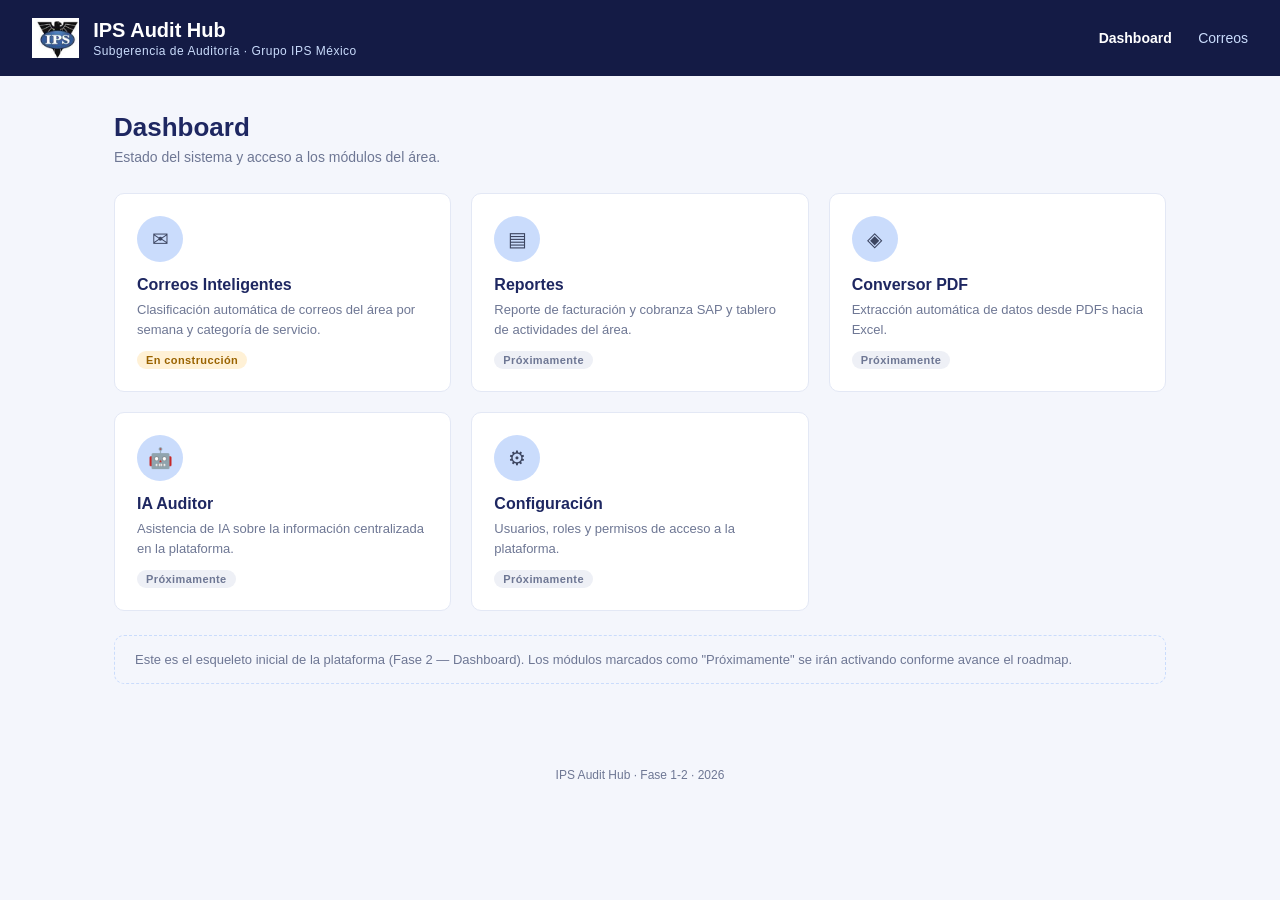
<file: index.html>
<!DOCTYPE html>
<html lang="es">
<head>
  <meta charset="UTF-8" />
  <meta name="viewport" content="width=device-width, initial-scale=1.0" />
  <title>IPS Audit Hub</title>
  <link rel="stylesheet" href="css/style.css" />
</head>
<body>
  <header>
    <div class="brand">
      <img src="assets/logo-ips.png" alt="Logo IPS" />
      <div class="brand-text">
        <h1>IPS Audit Hub</h1>
        <span>Subgerencia de Auditoría · Grupo IPS México</span>
      </div>
    </div>
    <nav>
      <a href="index.html" class="active">Dashboard</a>
      <a href="correos.html">Correos</a>
    </nav>
  </header>

  <main>
    <h2 class="page-title">Dashboard</h2>
    <p class="page-subtitle">Estado del sistema y acceso a los módulos del área.</p>

    <div class="module-grid">
      <a href="correos.html" class="module-card">
        <div class="icon">✉</div>
        <h3>Correos Inteligentes</h3>
        <p>Clasificación automática de correos del área por semana y categoría de servicio.</p>
        <span class="status-tag progress">En construcción</span>
      </a>

      <div class="module-card">
        <div class="icon">▤</div>
        <h3>Reportes</h3>
        <p>Reporte de facturación y cobranza SAP y tablero de actividades del área.</p>
        <span class="status-tag soon">Próximamente</span>
      </div>

      <div class="module-card">
        <div class="icon">◈</div>
        <h3>Conversor PDF</h3>
        <p>Extracción automática de datos desde PDFs hacia Excel.</p>
        <span class="status-tag soon">Próximamente</span>
      </div>

      <div class="module-card">
        <div class="icon">🤖</div>
        <h3>IA Auditor</h3>
        <p>Asistencia de IA sobre la información centralizada en la plataforma.</p>
        <span class="status-tag soon">Próximamente</span>
      </div>

      <div class="module-card">
        <div class="icon">⚙</div>
        <h3>Configuración</h3>
        <p>Usuarios, roles y permisos de acceso a la plataforma.</p>
        <span class="status-tag soon">Próximamente</span>
      </div>
    </div>

    <div class="note-box">
      Este es el esqueleto inicial de la plataforma (Fase 2 — Dashboard). Los módulos marcados como "Próximamente" se irán activando conforme avance el roadmap.
    </div>
  </main>

  <footer>IPS Audit Hub · Fase 1-2 · 2026</footer>
</body>
</html>
</file>
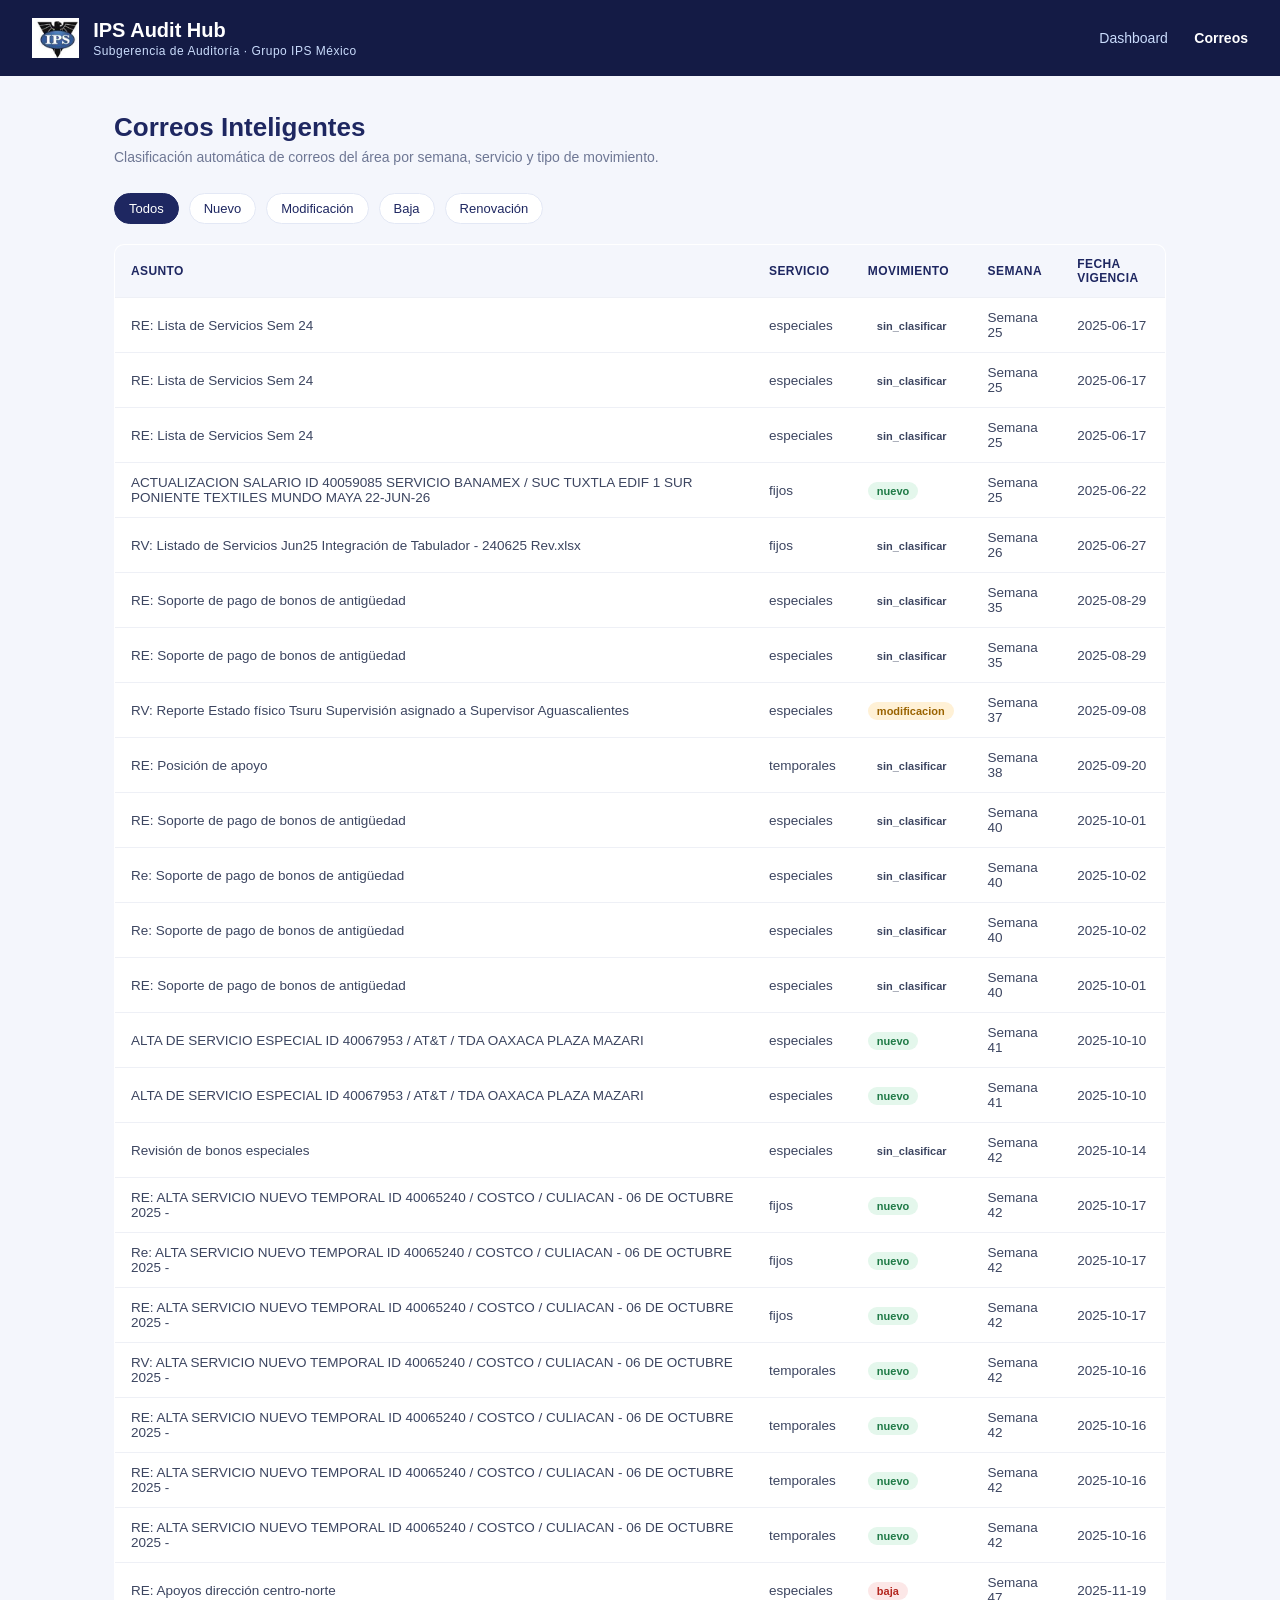
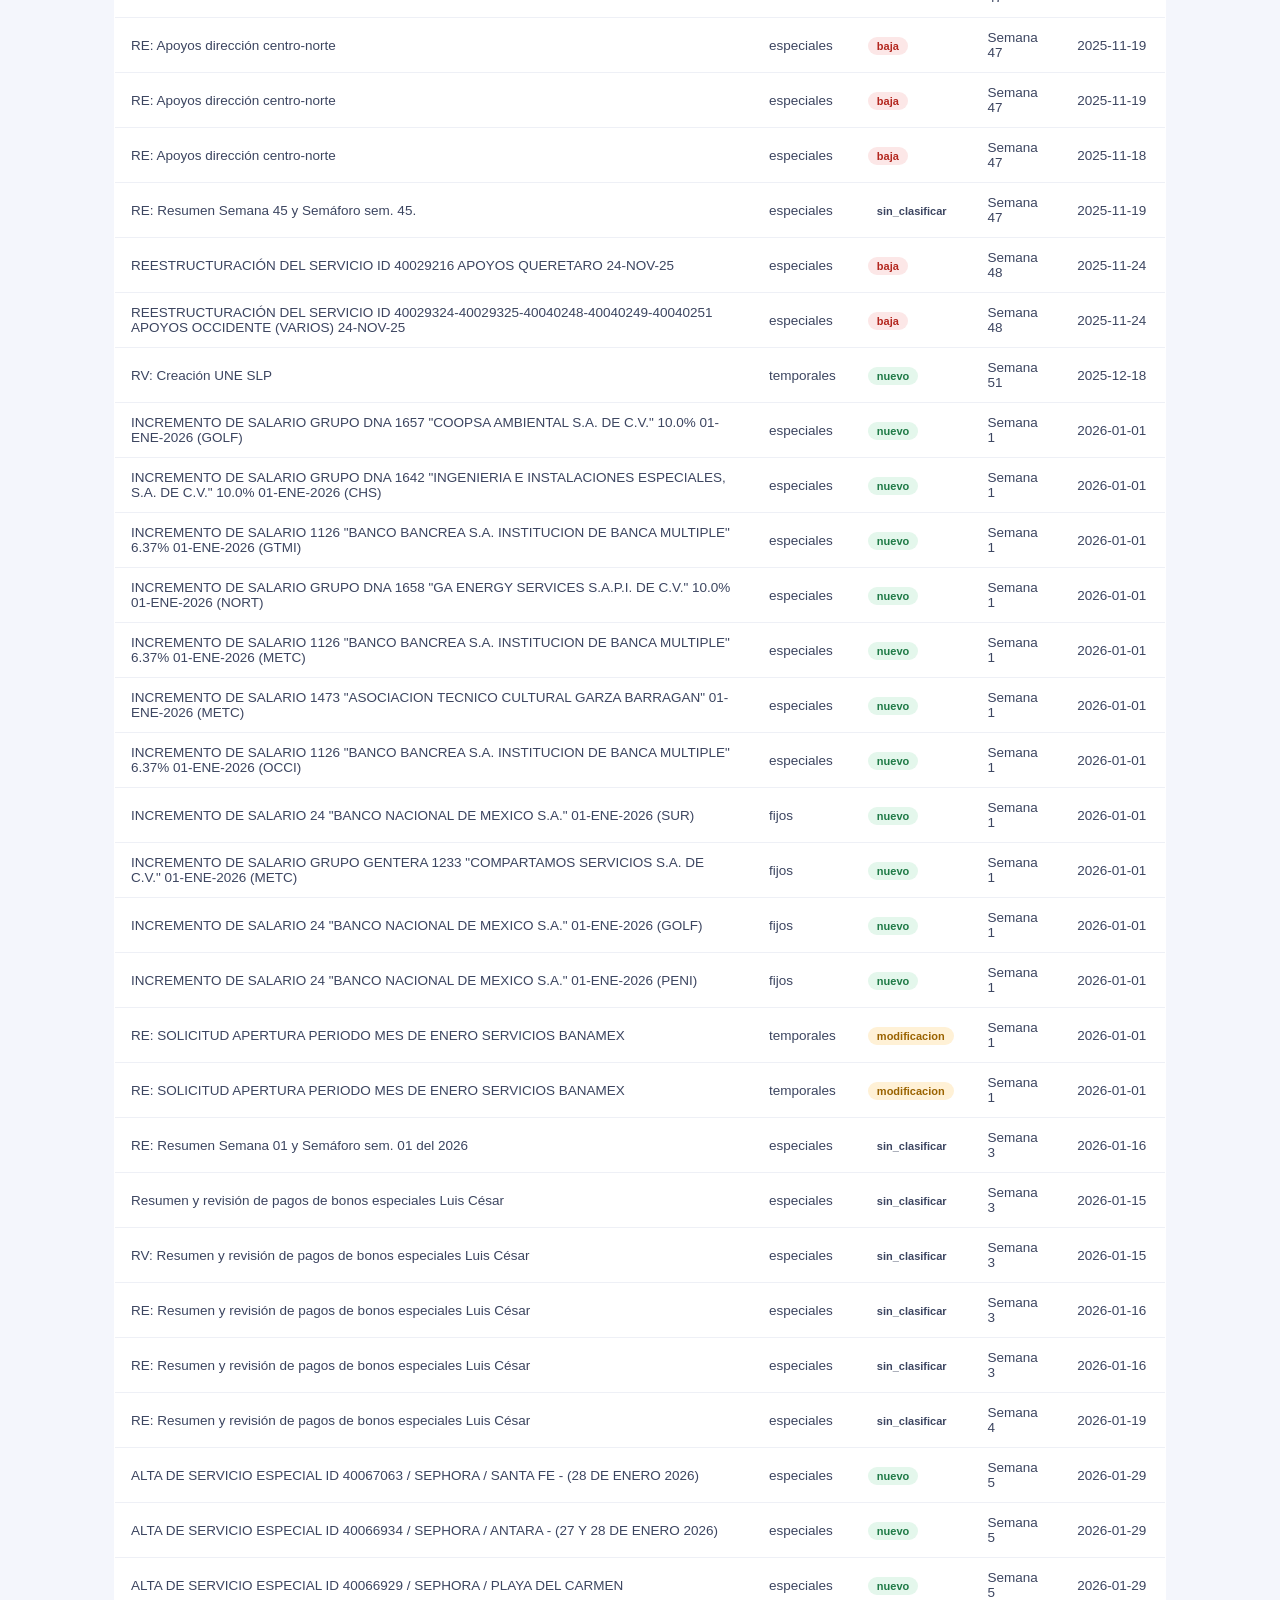
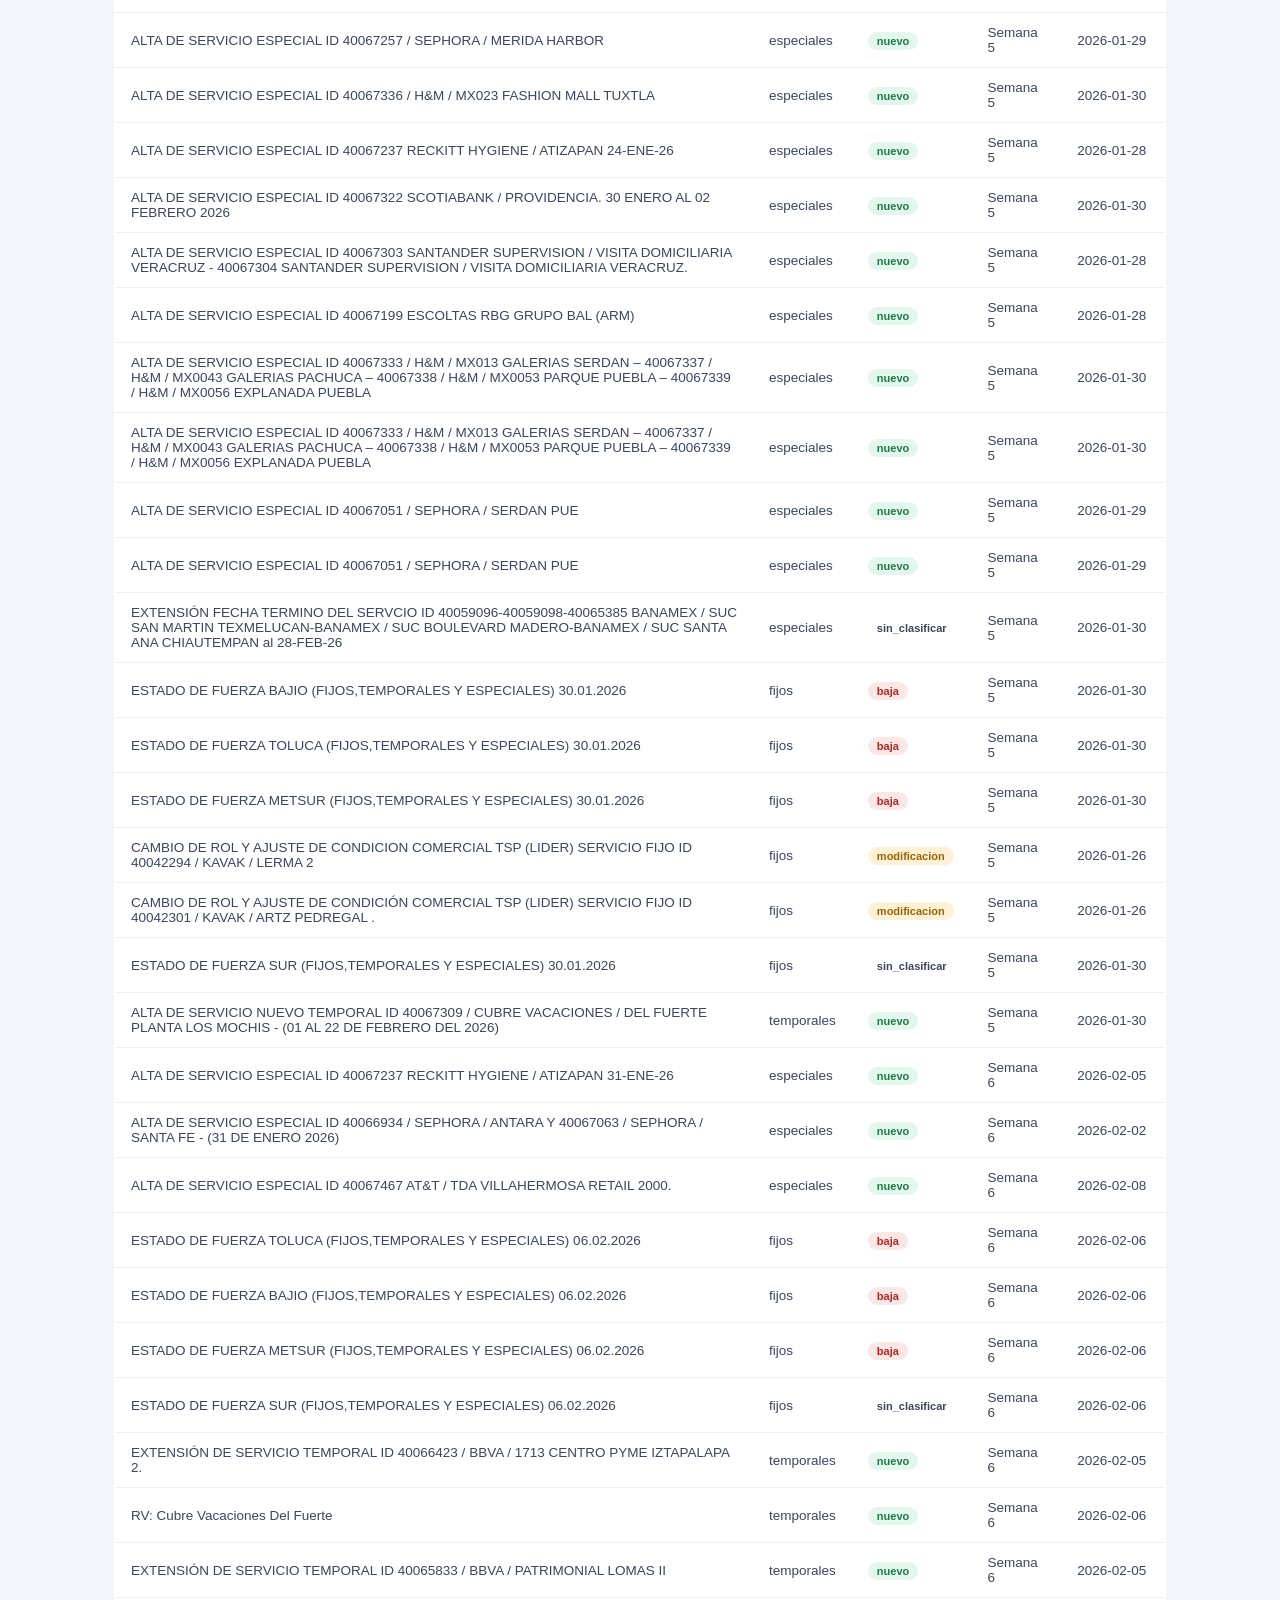
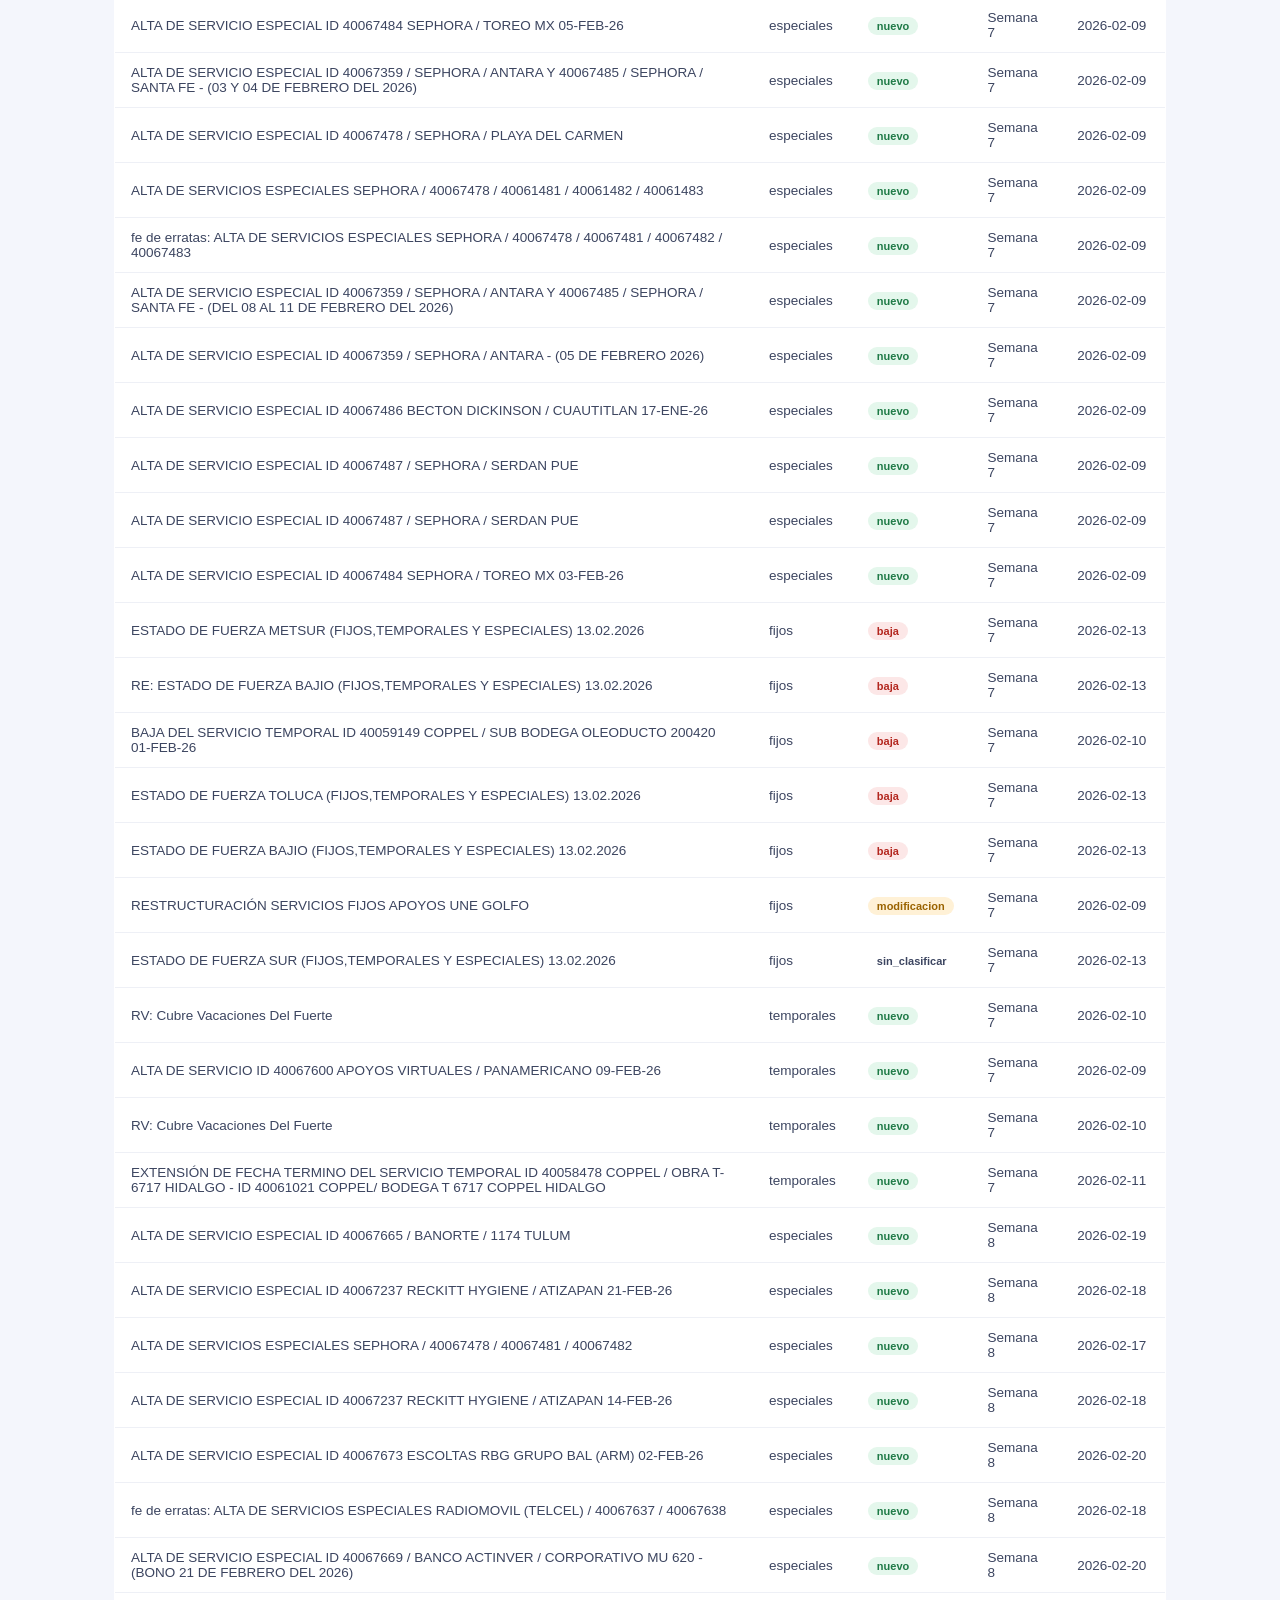
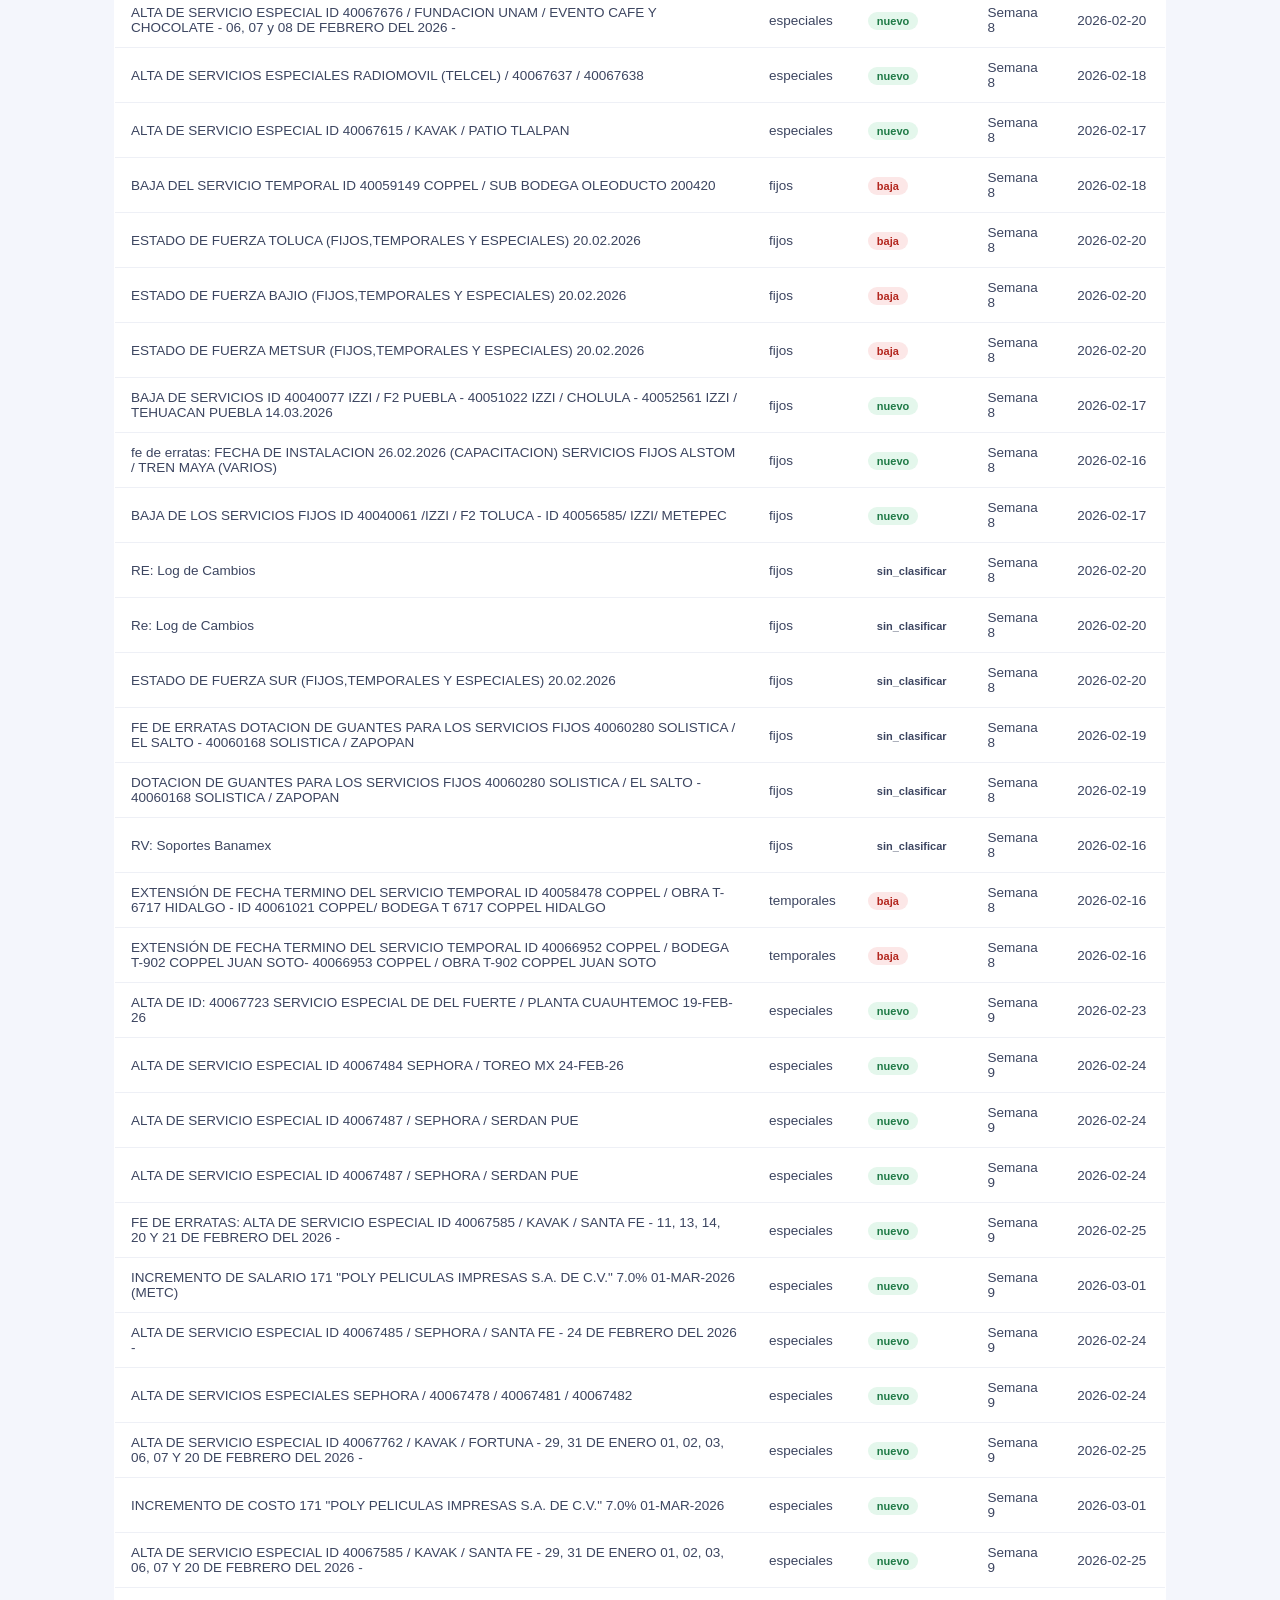
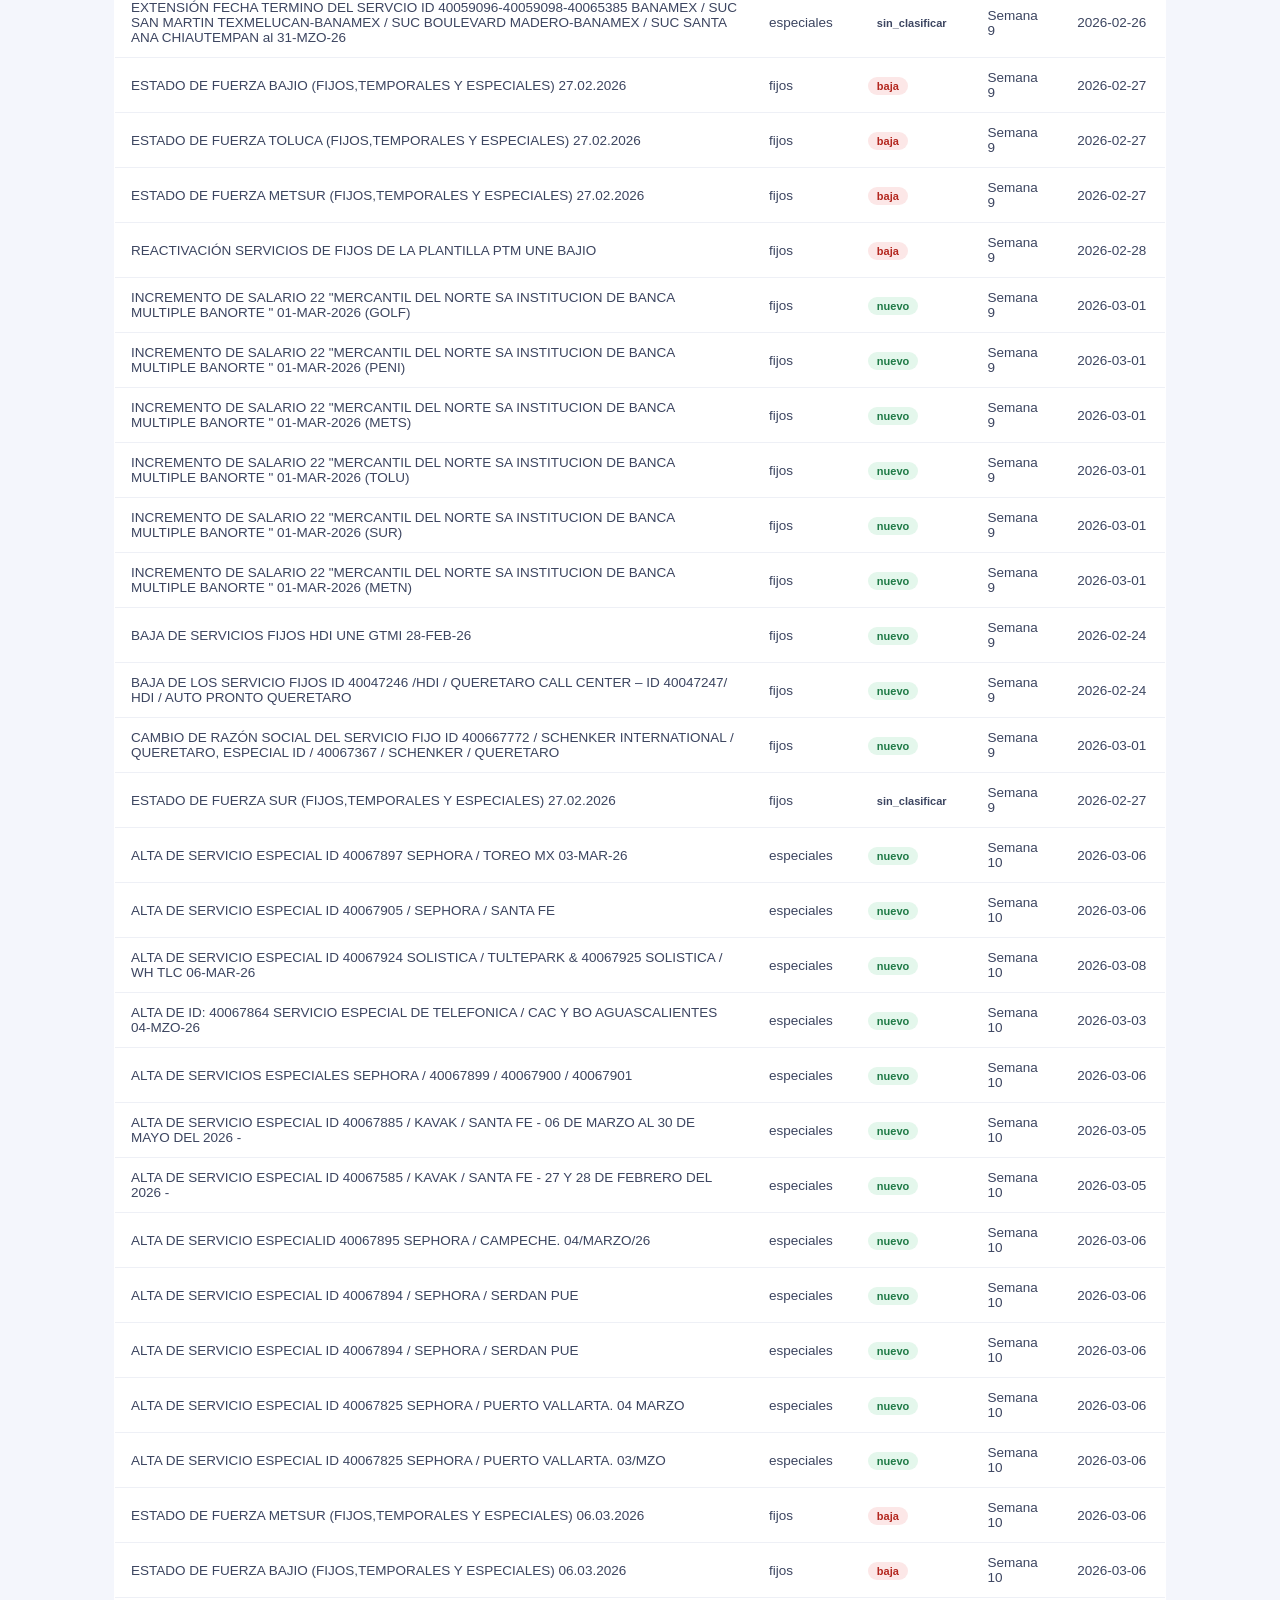
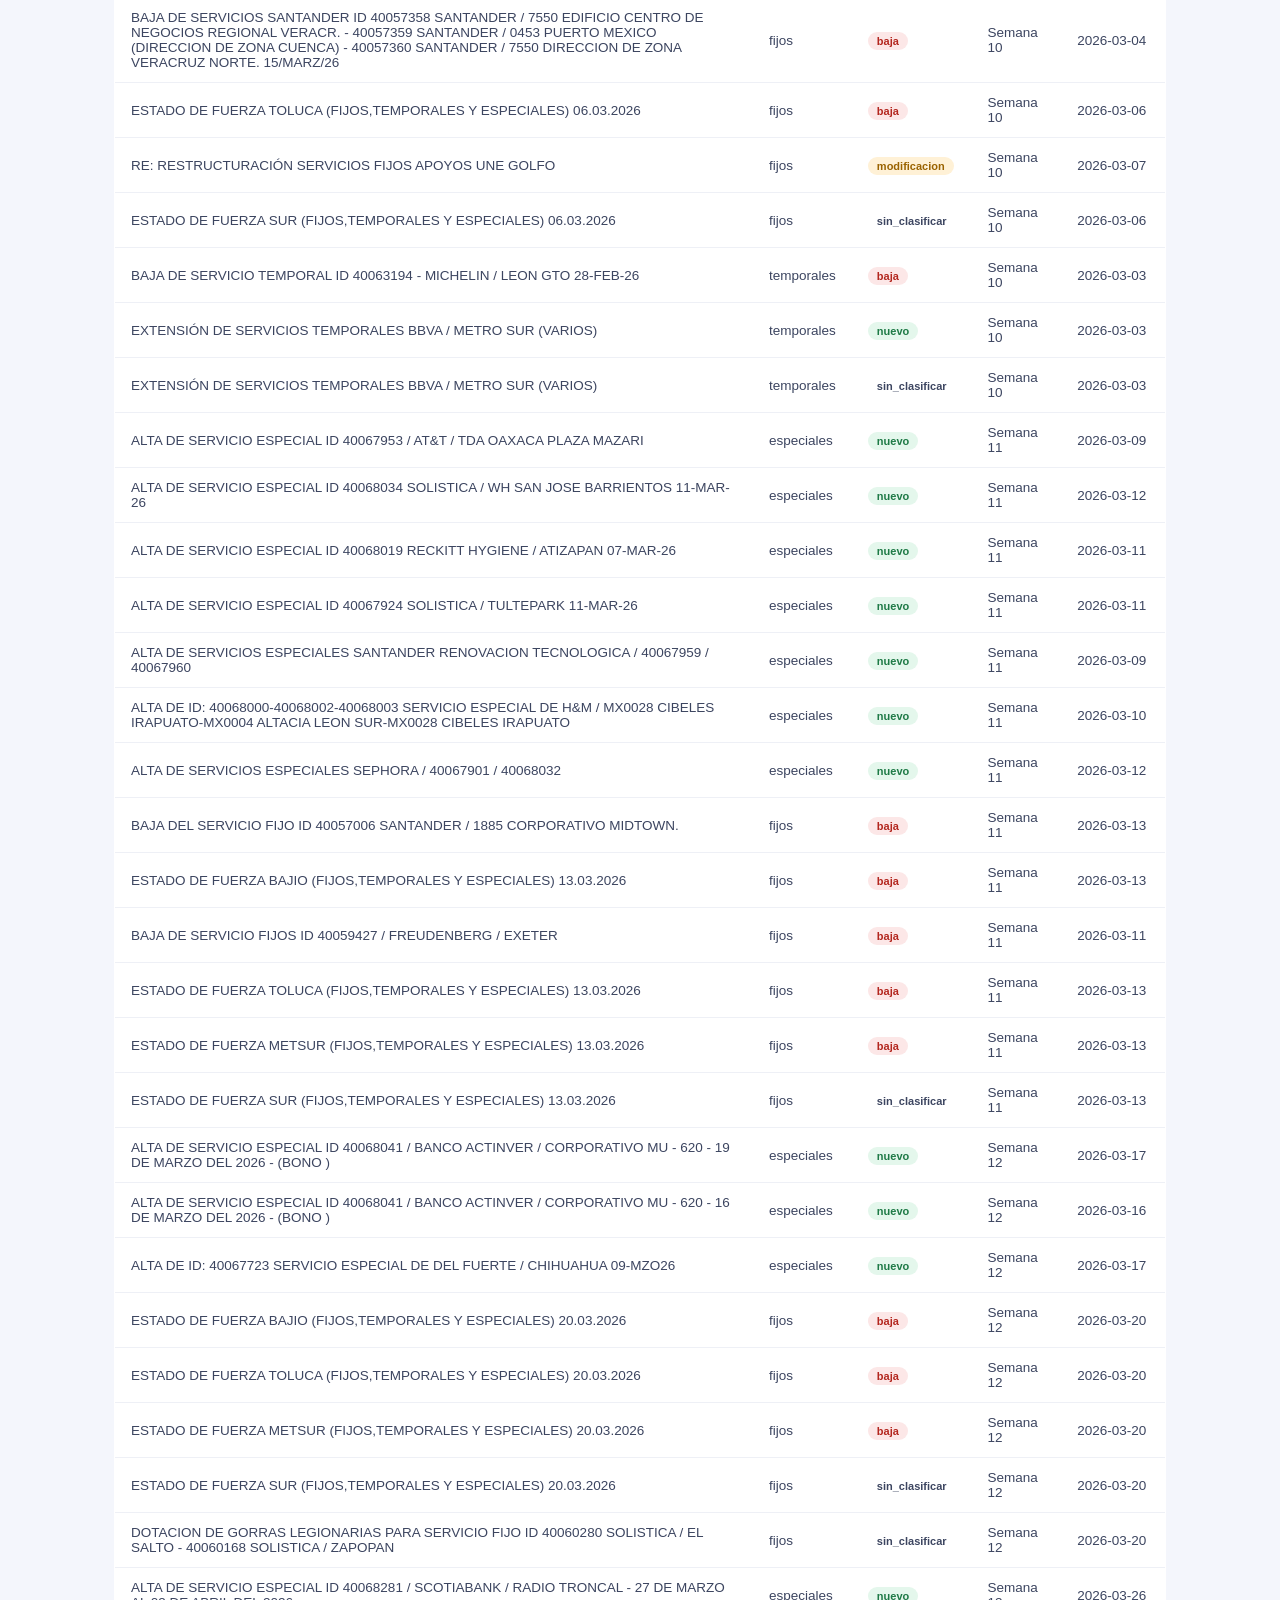
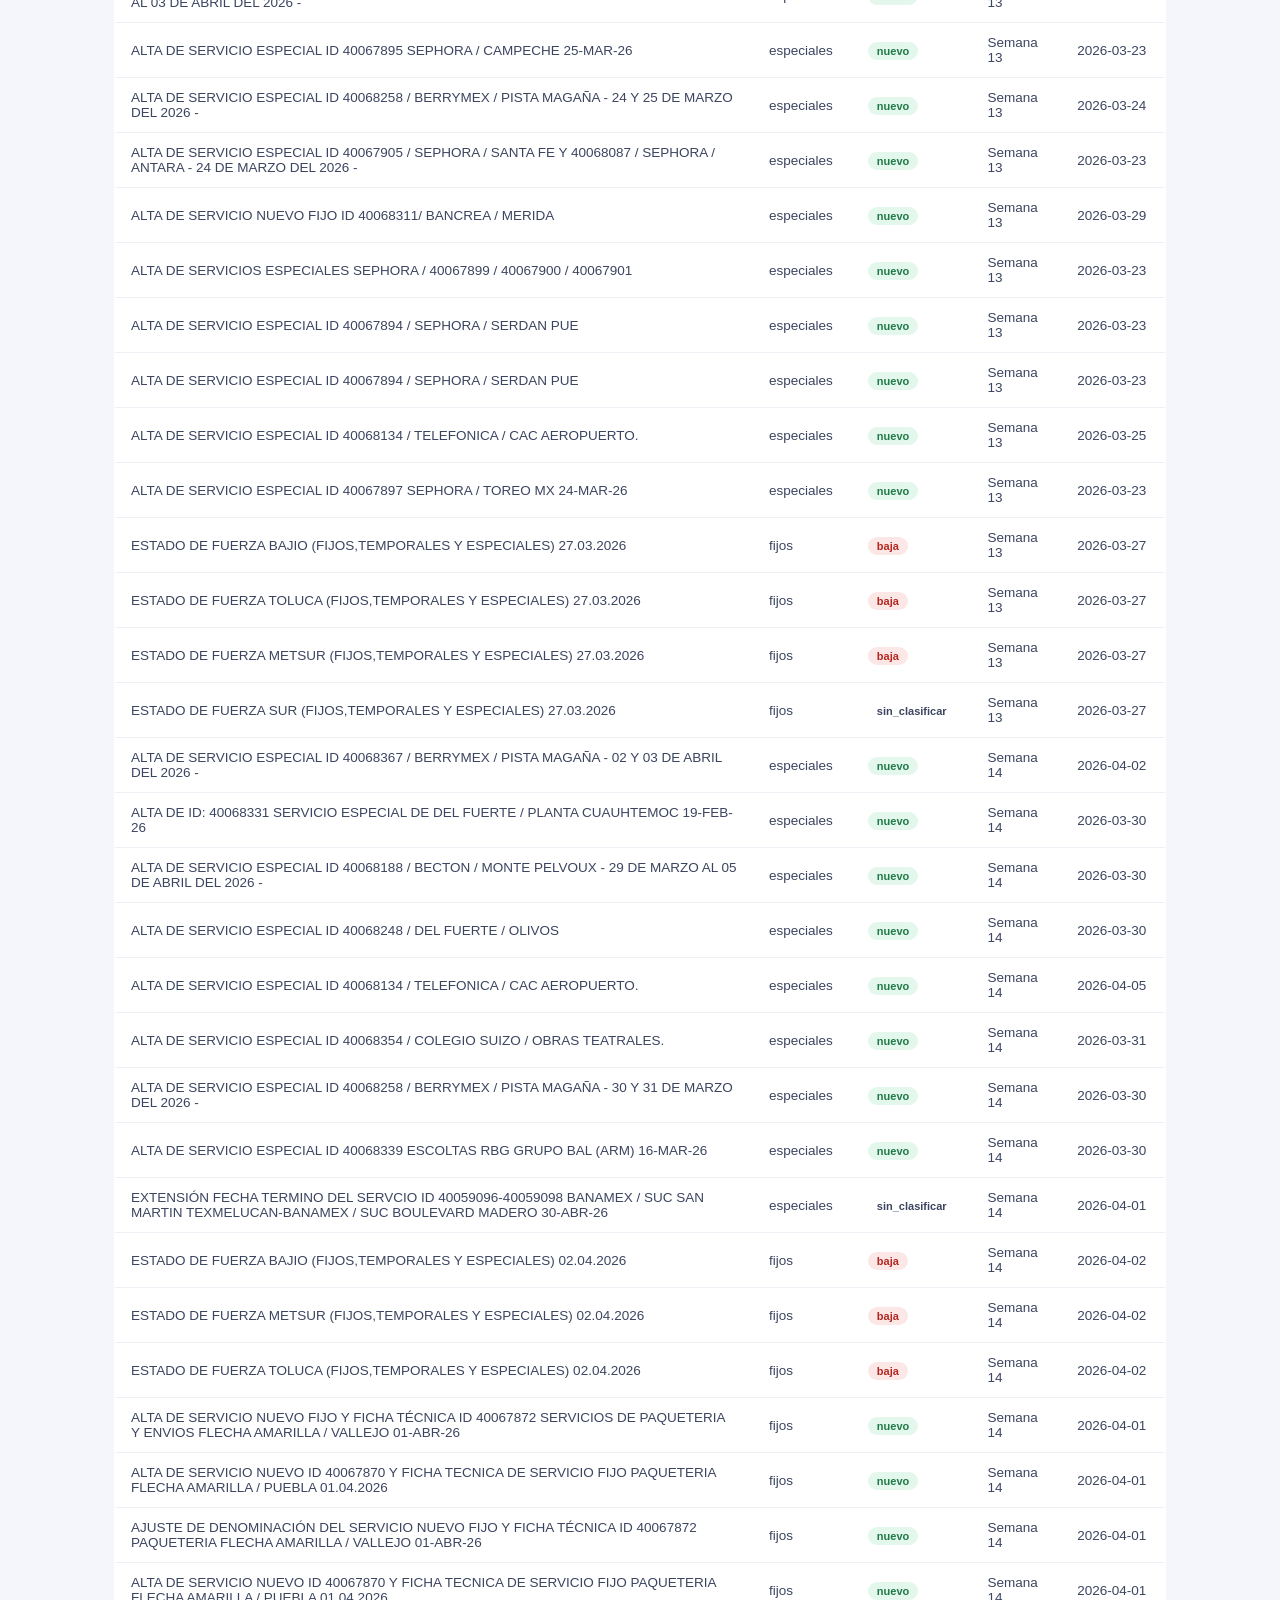
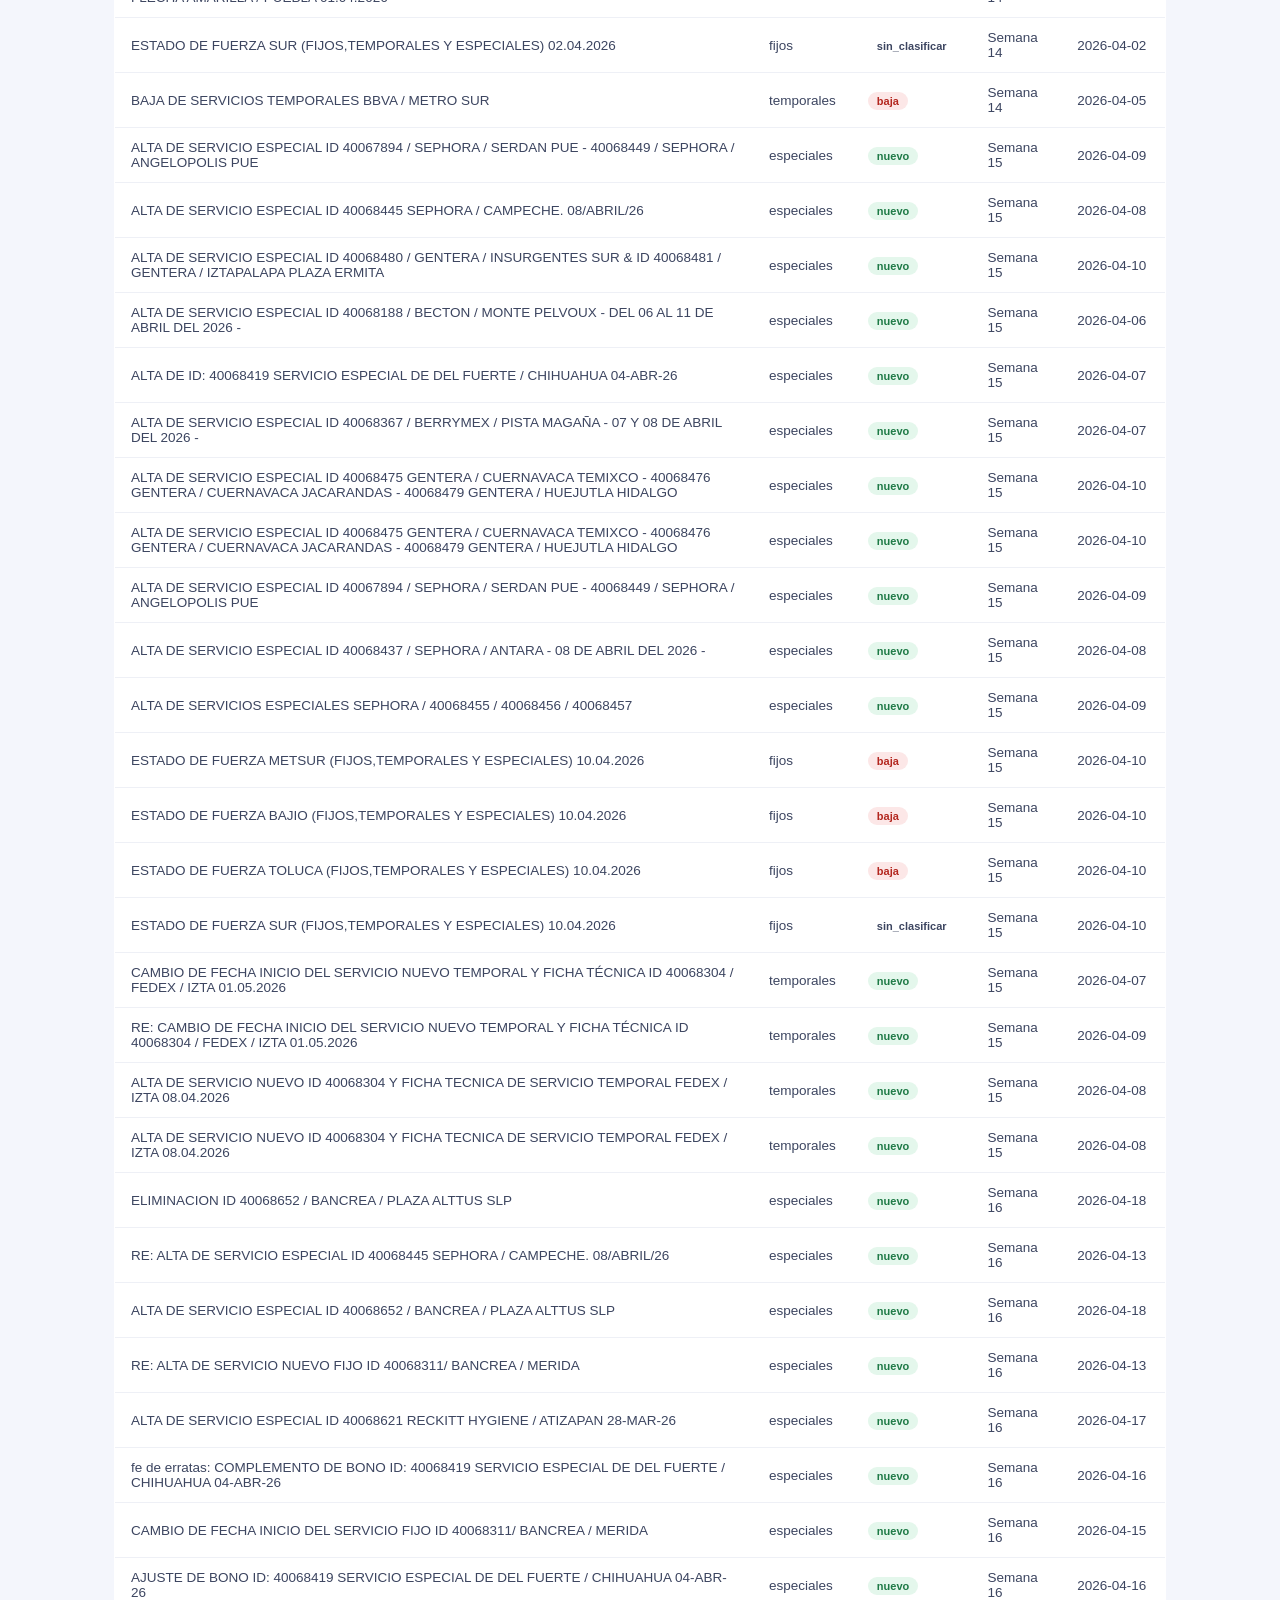
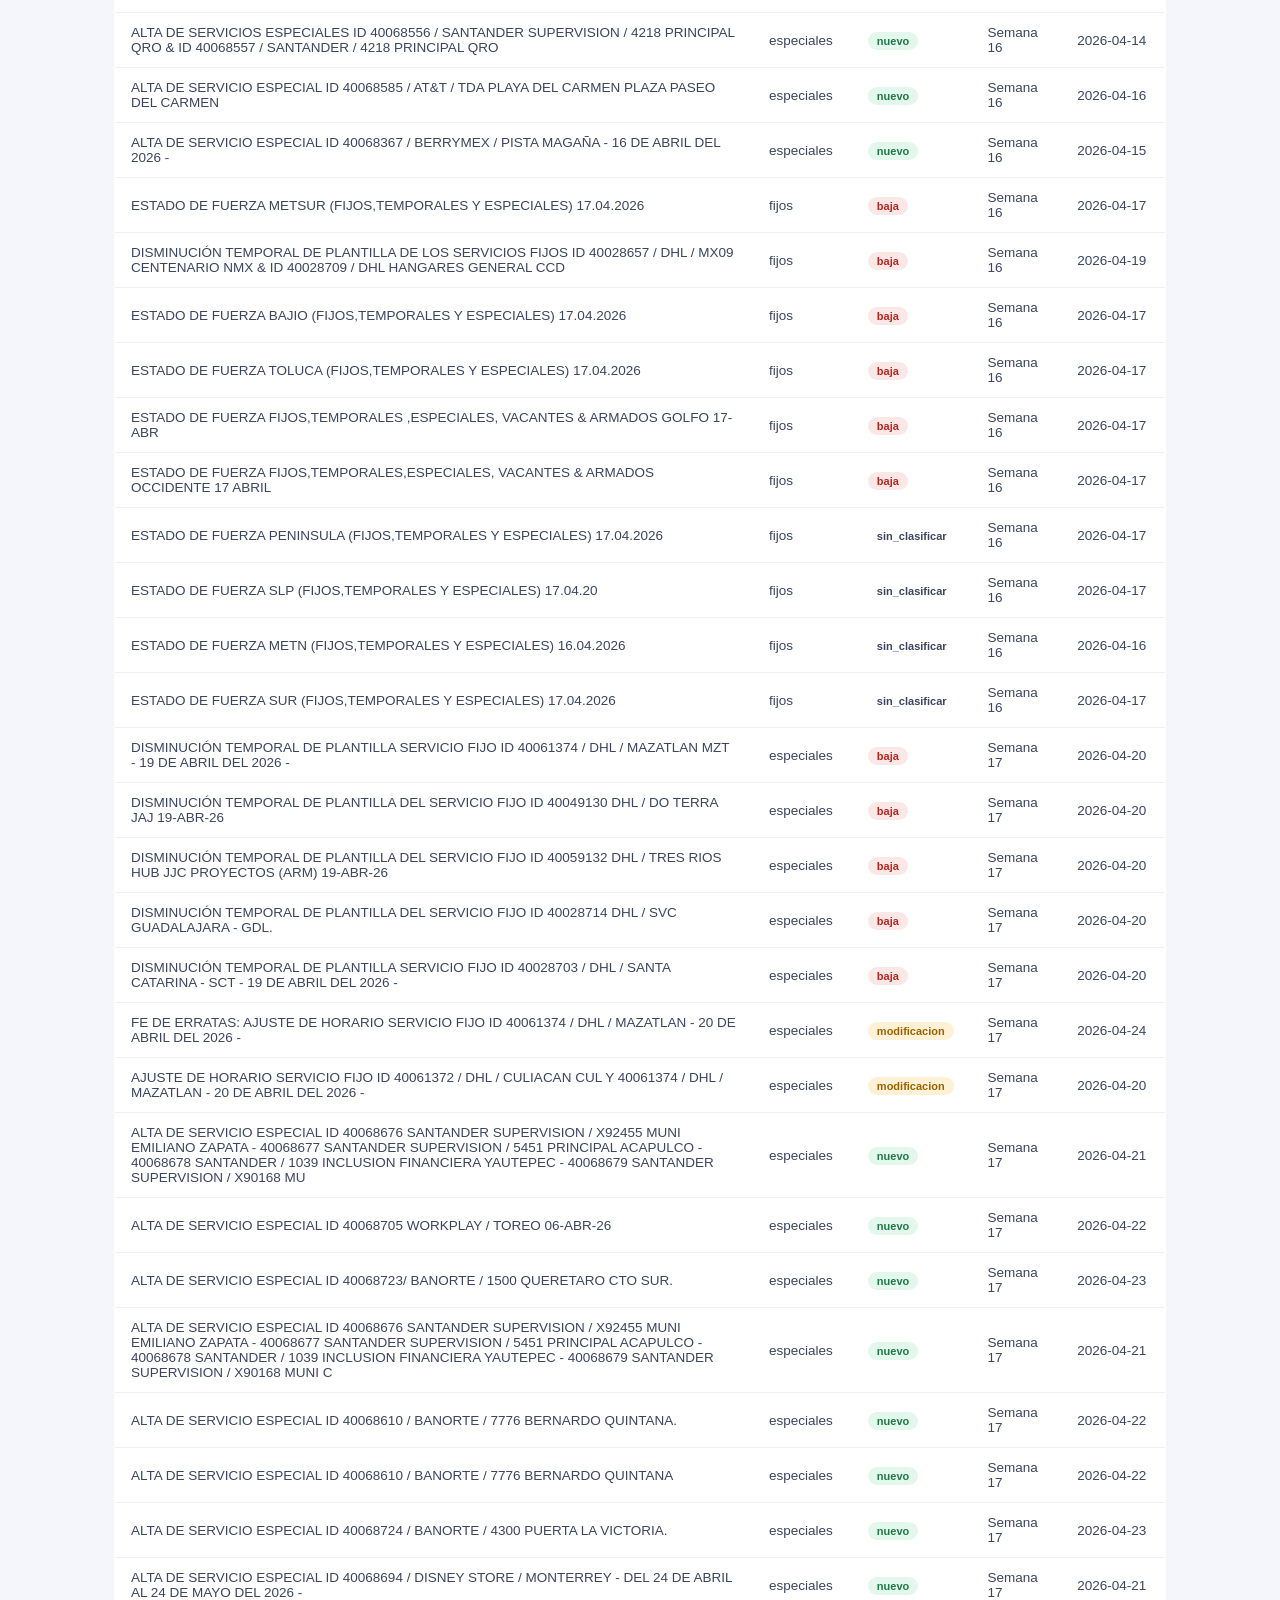
<file: correos.html>
<!DOCTYPE html>
<html lang="es">
<head>
  <meta charset="UTF-8" />
  <meta name="viewport" content="width=device-width, initial-scale=1.0" />
  <title>Correos Inteligentes · IPS Audit Hub</title>
  <link rel="stylesheet" href="css/style.css" />
</head>
<body>
  <header>
    <div class="brand">
      <img src="assets/logo-ips.png" alt="Logo IPS" />
      <div class="brand-text">
        <h1>IPS Audit Hub</h1>
        <span>Subgerencia de Auditoría · Grupo IPS México</span>
      </div>
    </div>
    <nav>
      <a href="index.html">Dashboard</a>
      <a href="correos.html" class="active">Correos</a>
    </nav>
  </header>

  <main>
    <h2 class="page-title">Correos Inteligentes</h2>
    <p class="page-subtitle" id="subtitle">Clasificación automática de correos del área por semana, servicio y tipo de movimiento.</p>

    <div class="filters" id="filters">
      <span class="filter-chip active" data-filter="todos">Todos</span>
      <span class="filter-chip" data-filter="nuevo">Nuevo</span>
      <span class="filter-chip" data-filter="modificacion">Modificación</span>
      <span class="filter-chip" data-filter="baja">Baja</span>
      <span class="filter-chip" data-filter="renovacion">Renovación</span>
    </div>

    <table>
      <thead>
        <tr>
          <th>Asunto</th>
          <th>Servicio</th>
          <th>Movimiento</th>
          <th>Semana</th>
          <th>Fecha vigencia</th>
        </tr>
      </thead>
      <tbody id="tabla-correos"></tbody>
    </table>

    <div class="note-box" id="nota">Cargando información...</div>
  </main>

  <footer>IPS Audit Hub · Módulo Correos Inteligentes · 2026</footer>

  <script>
    const datosEjemplo = [
      { Asunto: "Solicitud de alta — colaborador nuevo ingreso", Servicio: "fijos", Movimiento: "nuevo", Semana: 29, FechaVigencia: "2026-07-14" },
      { Asunto: "Baja definitiva — fin de contrato", Servicio: "temporales", Movimiento: "baja", Semana: 29, FechaVigencia: "2026-07-15" },
      { Asunto: "Modificación de condiciones de servicio", Servicio: "especiales", Movimiento: "modificacion", Semana: 28, FechaVigencia: "2026-07-08" },
      { Asunto: "Renovación / extensión de contrato temporal", Servicio: "multiples", Movimiento: "renovacion", Semana: 28, FechaVigencia: "2026-07-06" },
    ];

    let datosActuales = [];
    let filtroActivo = "todos";

    function pintarTabla() {
      const tbody = document.getElementById("tabla-correos");
      tbody.innerHTML = "";
      const filas = datosActuales.filter(d => filtroActivo === "todos" || d.Movimiento === filtroActivo);

      if (filas.length === 0) {
        tbody.innerHTML = '<tr><td colspan="5" style="color:#6E7794;">No hay correos en esta categoría.</td></tr>';
        return;
      }

      filas.forEach(d => {
        const tr = document.createElement("tr");
        tr.innerHTML = `
          <td>${d.Asunto ?? ""}</td>
          <td>${d.Servicio ?? ""}</td>
          <td><span class="badge ${d.Movimiento ?? ""}">${d.Movimiento ?? "sin clasificar"}</span></td>
          <td>${d.Semana ? "Semana " + d.Semana : ""}</td>
          <td>${d.FechaVigencia ?? ""}</td>
        `;
        tbody.appendChild(tr);
      });
    }

    document.getElementById("filters").addEventListener("click", (e) => {
      if (!e.target.classList.contains("filter-chip")) return;
      document.querySelectorAll(".filter-chip").forEach(c => c.classList.remove("active"));
      e.target.classList.add("active");
      filtroActivo = e.target.dataset.filter;
      pintarTabla();
    });

    fetch("correos.json")
      .then(r => { if (!r.ok) throw new Error("no file"); return r.json(); })
      .then(data => {
        datosActuales = data;
        document.getElementById("nota").textContent =
          `Datos reales cargados desde correos.json — ${data.length} correos clasificados.`;
        pintarTabla();
      })
      .catch(() => {
        datosActuales = datosEjemplo;
        document.getElementById("nota").textContent =
          "Estos son datos de ejemplo. Cuando subas el archivo correos.json (generado por el script de clasificación), esta tabla mostrará tus correos reales automáticamente.";
        pintarTabla();
      });
  </script>
</body>
</html>
</file>
<file: css/style.css>
:root {
  --navy: #1E2761;
  --navy-dark: #141B45;
  --ice: #CADCFC;
  --ice-bg: #F4F6FC;
  --accent: #3E64F4;
  --slate: #3C4560;
  --muted: #6E7794;
  --white: #FFFFFF;
}

* { box-sizing: border-box; }

body {
  margin: 0;
  font-family: -apple-system, "Calibri", "Segoe UI", Arial, sans-serif;
  background: var(--ice-bg);
  color: var(--slate);
}

header {
  background: var(--navy-dark);
  color: var(--white);
  padding: 18px 32px;
  display: flex;
  align-items: center;
  justify-content: space-between;
}

header .brand {
  display: flex;
  align-items: center;
  gap: 14px;
}

header .brand img {
  height: 40px;
  width: auto;
  display: block;
}

header .brand .brand-text {
  display: flex;
  flex-direction: column;
  gap: 2px;
}

header .brand h1 {
  font-size: 20px;
  margin: 0;
  font-weight: 700;
}

header .brand span {
  font-size: 12px;
  color: var(--ice);
  letter-spacing: 0.5px;
}

nav a {
  color: var(--ice);
  text-decoration: none;
  font-size: 14px;
  margin-left: 22px;
}

nav a:hover, nav a.active {
  color: var(--white);
  font-weight: 700;
}

main {
  max-width: 1100px;
  margin: 0 auto;
  padding: 36px 24px 60px;
}

.page-title {
  font-size: 26px;
  color: var(--navy);
  font-weight: 700;
  margin: 0 0 6px;
}

.page-subtitle {
  color: var(--muted);
  font-size: 14px;
  margin: 0 0 28px;
}

.module-grid {
  display: grid;
  grid-template-columns: repeat(3, 1fr);
  gap: 20px;
}

.module-card {
  background: var(--white);
  border: 1px solid #E3E8F5;
  border-radius: 10px;
  padding: 22px;
  text-decoration: none;
  color: inherit;
  display: block;
  transition: box-shadow 0.15s ease, transform 0.15s ease;
}

.module-card:hover {
  box-shadow: 0 8px 20px rgba(30, 39, 97, 0.12);
  transform: translateY(-2px);
}

.module-card .icon {
  width: 46px;
  height: 46px;
  border-radius: 50%;
  background: var(--ice);
  display: flex;
  align-items: center;
  justify-content: center;
  font-size: 20px;
  margin-bottom: 14px;
}

.module-card h3 {
  margin: 0 0 6px;
  font-size: 16px;
  color: var(--navy);
}

.module-card p {
  margin: 0;
  font-size: 13px;
  color: var(--muted);
  line-height: 1.5;
}

.status-tag {
  display: inline-block;
  margin-top: 12px;
  font-size: 11px;
  font-weight: 700;
  letter-spacing: 0.4px;
  padding: 3px 9px;
  border-radius: 20px;
}

.status-tag.active { background: #E4F7EC; color: #1E7A46; }
.status-tag.progress { background: #FFF1D6; color: #9A6300; }
.status-tag.soon { background: #EEF0F6; color: var(--muted); }

/* Correos module */
.filters {
  display: flex;
  gap: 10px;
  flex-wrap: wrap;
  margin-bottom: 20px;
}

.filter-chip {
  background: var(--white);
  border: 1px solid #E3E8F5;
  color: var(--navy);
  font-size: 13px;
  padding: 7px 14px;
  border-radius: 20px;
}

.filter-chip.active {
  background: var(--navy);
  color: var(--white);
  border-color: var(--navy);
}

table {
  width: 100%;
  border-collapse: collapse;
  background: var(--white);
  border-radius: 10px;
  overflow: hidden;
  border: 1px solid #E3E8F5;
}

th, td {
  text-align: left;
  padding: 12px 16px;
  font-size: 13.5px;
  border-bottom: 1px solid #EEF0F6;
}

th {
  background: var(--ice-bg);
  color: var(--navy);
  font-size: 12px;
  text-transform: uppercase;
  letter-spacing: 0.4px;
}

tr:last-child td { border-bottom: none; }

.badge {
  font-size: 11px;
  font-weight: 700;
  padding: 3px 9px;
  border-radius: 20px;
}

.badge.nuevo { background: #E4F7EC; color: #1E7A46; }
.badge.baja { background: #FCE7E7; color: #B3261E; }
.badge.modificacion { background: #FFF1D6; color: #9A6300; }
.badge.renovacion { background: #E7EEFF; color: #2A4BD7; }

.note-box {
  margin-top: 24px;
  background: var(--ice-bg);
  border: 1px dashed var(--ice);
  border-radius: 10px;
  padding: 16px 20px;
  font-size: 13px;
  color: var(--muted);
}

footer {
  text-align: center;
  font-size: 12px;
  color: var(--muted);
  padding: 24px;
}
</file>
